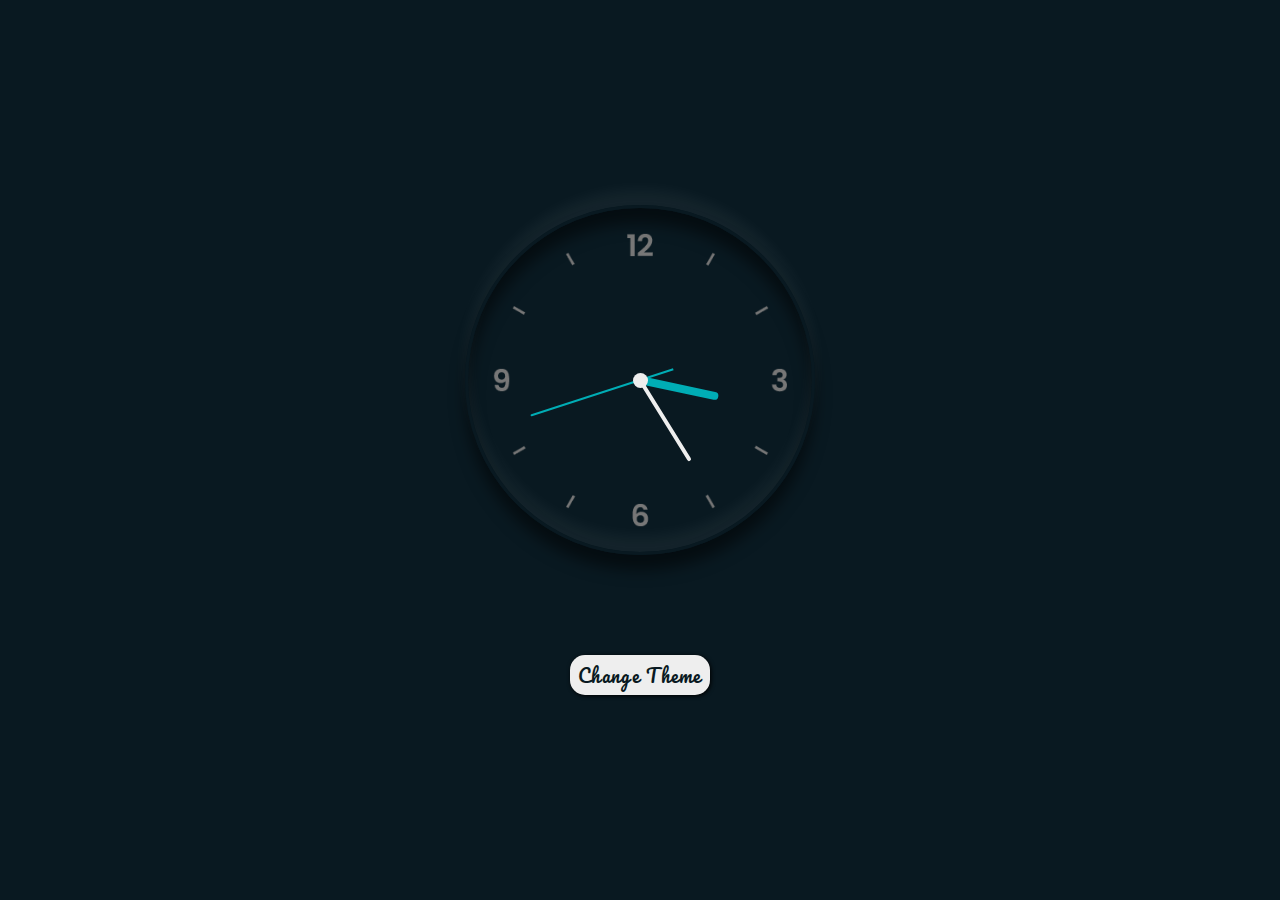
<file: Analog Clock/index.html>
<!DOCTYPE html>
<html lang="en">
<head>
    <meta charset="UTF-8">
    <meta http-equiv="X-UA-Compatible" content="IE=edge">
    <meta name="viewport" content="width=device-width, initial-scale=1.0">
    <link rel="stylesheet" href="./style.css">
    <script type="text/javascript" defer src="./script.js"></script>
    <title>Document</title>
</head>
<body>
    <!-- Main Container -->
    <div class="clock">
        <div class="hour">
            <div class="hr" id="hr"></div>
        </div>
        <div class="minute">
            <div class="min" id="min"></div>
        </div>
        <div class="second">
            <div class="sec" id="sec"></div>
        </div>
    </div>
    <div class="btn-container" id="btn">
        <button class="btn">Change Theme</button>
    </div>
</body>
</html>
</file>
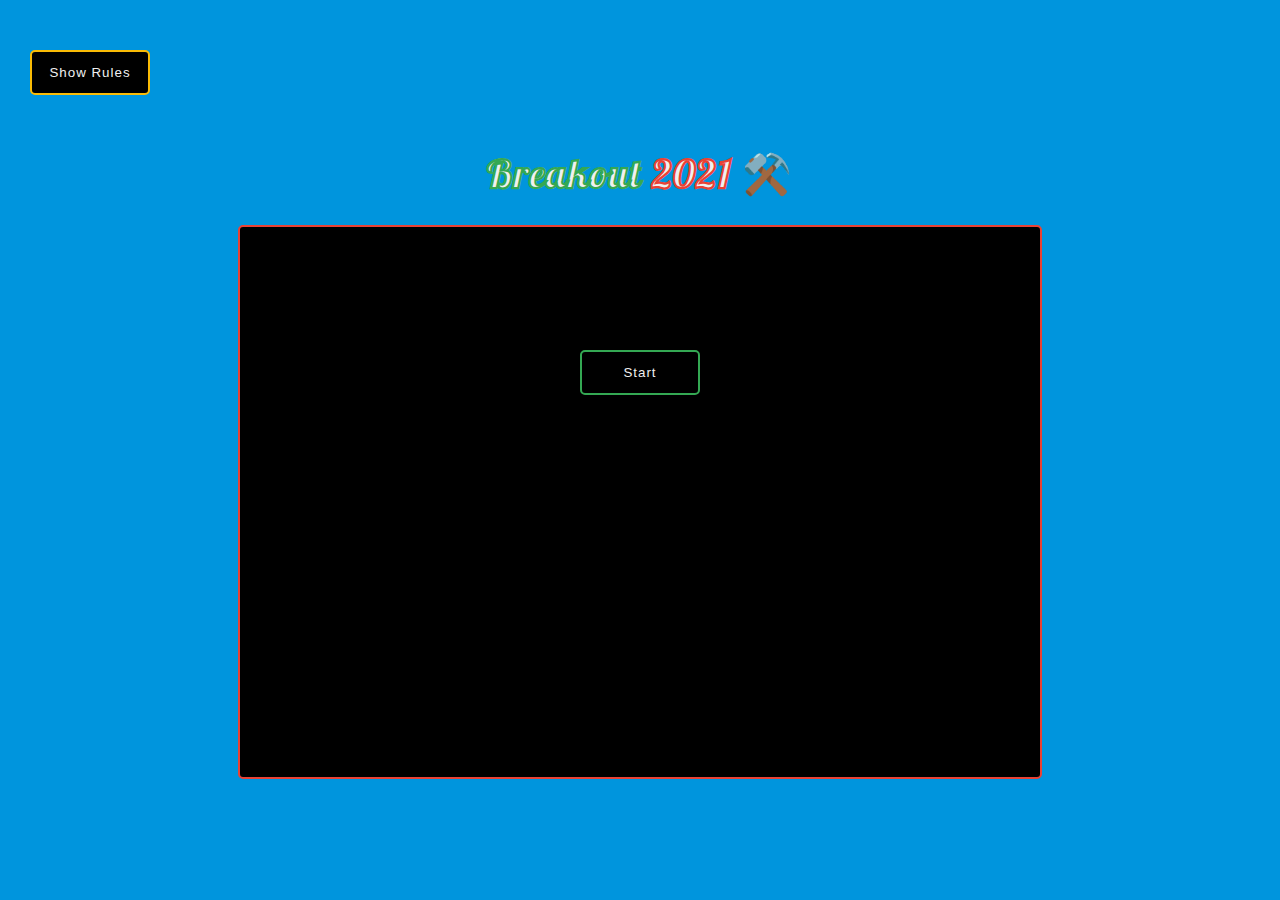
<file: Breakout 2021/index.html>
<!DOCTYPE html>
<html lang="en">
<head>
    <meta charset="UTF-8">
    <meta http-equiv="X-UA-Compatible" content="IE=edge">
    <meta name="viewport" content="width=device-width, initial-scale=1.0">
    <link rel="stylesheet" href="./style.css">
    <title>Breakout 2021</title>
</head>
<body>
    <h1>Breakout <span>2021 ⚒️</span></h1>
    <button id="rules-btn" class="btn rules-btn">Show Rules</button>
    <button id="start-btn" class="btn start-btn">Start</button>
    <div id="rules" class="rules">
        <h2>How <span>To</span> Play:</h2>
        <p>
            <span>1.</span> Hold Right and Left key to move the paddle to bounce the ball in any direction and Break the Blocks.
        </p>
        <p>
            <span>2.</span> If you miss the ball, your score and the blocks, all will reset.
        </p>
        <p>
            <span>3.</span> Hold Space bar to pause the game but remember directions will be random after releasing Space bar.
        </p>
        <button id="close-btn" class="btn close-btn">Close</button>
    </div>

    <canvas id="canvas" width="800" height="550"></canvas>
    
    <script src="./script.js"></script>
</body>
</html>
</file>
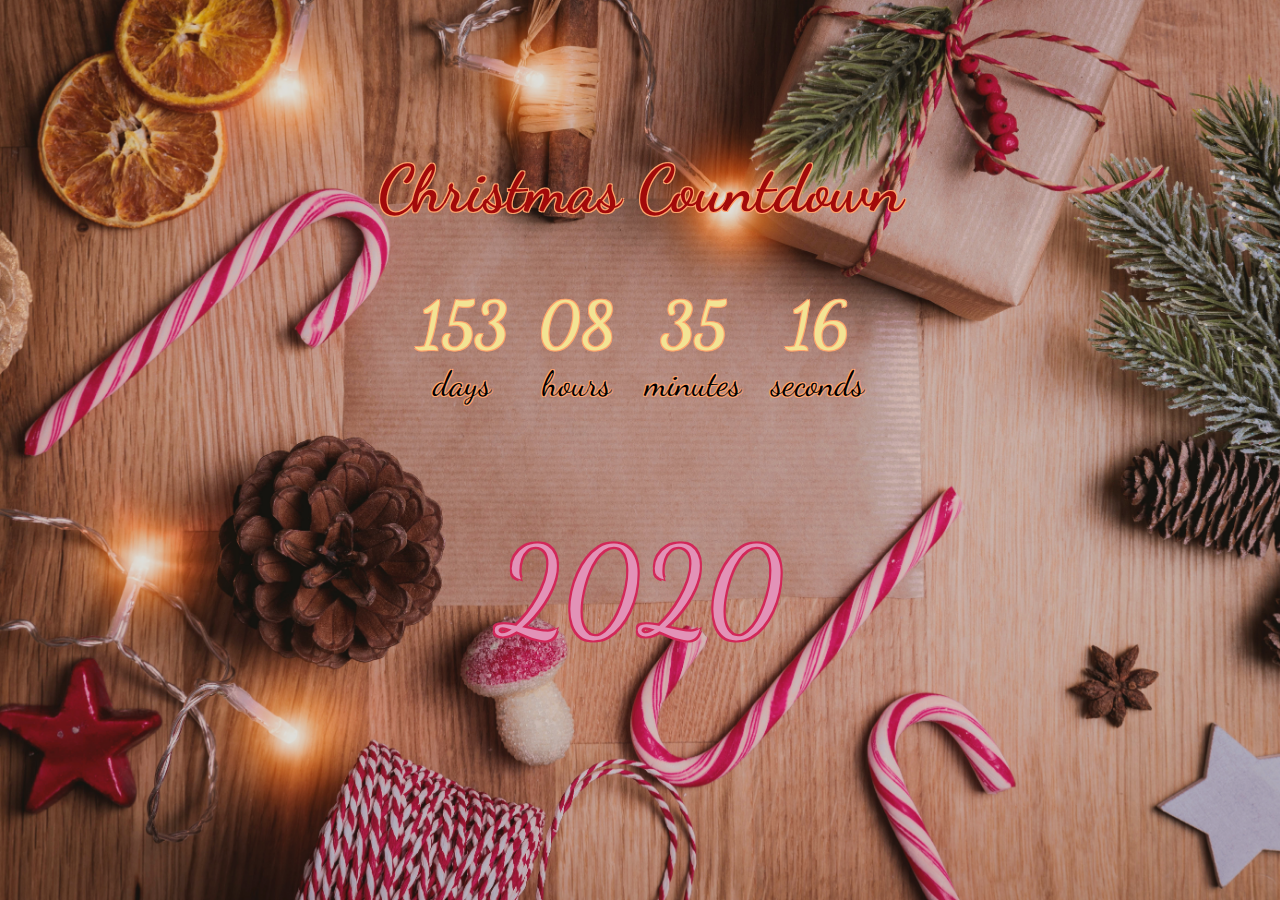
<file: Christmas Countdown/index.html>
<!DOCTYPE html>
<html lang="en">

<head>
    <meta charset="UTF-8" />
    <meta name="viewport" content="width=device-width, initial-scale=1.0" />
    <meta http-equiv="X-UA-Compatible" content="ie=edge" />
    <link rel="stylesheet" href="css/style.css" />
    <title>Christmas Countdown</title>
</head>

<body>
    <div id="year" class="year">2020</div>

    <h1>Christmas Countdown</h1>

    <div id="countdown" class="countdown">
        <div class="time">
            <h2 id="days">00</h2>
            <small>days</small>
        </div>
        <div class="time">
            <h2 id="hours">00</h2>
            <small>hours</small>
        </div>
        <div class="time">
            <h2 id="minutes">00</h2>
            <small>minutes</small>
        </div>
        <div class="time">
            <h2 id="seconds">00</h2>
            <small>seconds</small>
        </div>
    </div>
    <script src="script.js"></script>
</body>

</html>
</file>
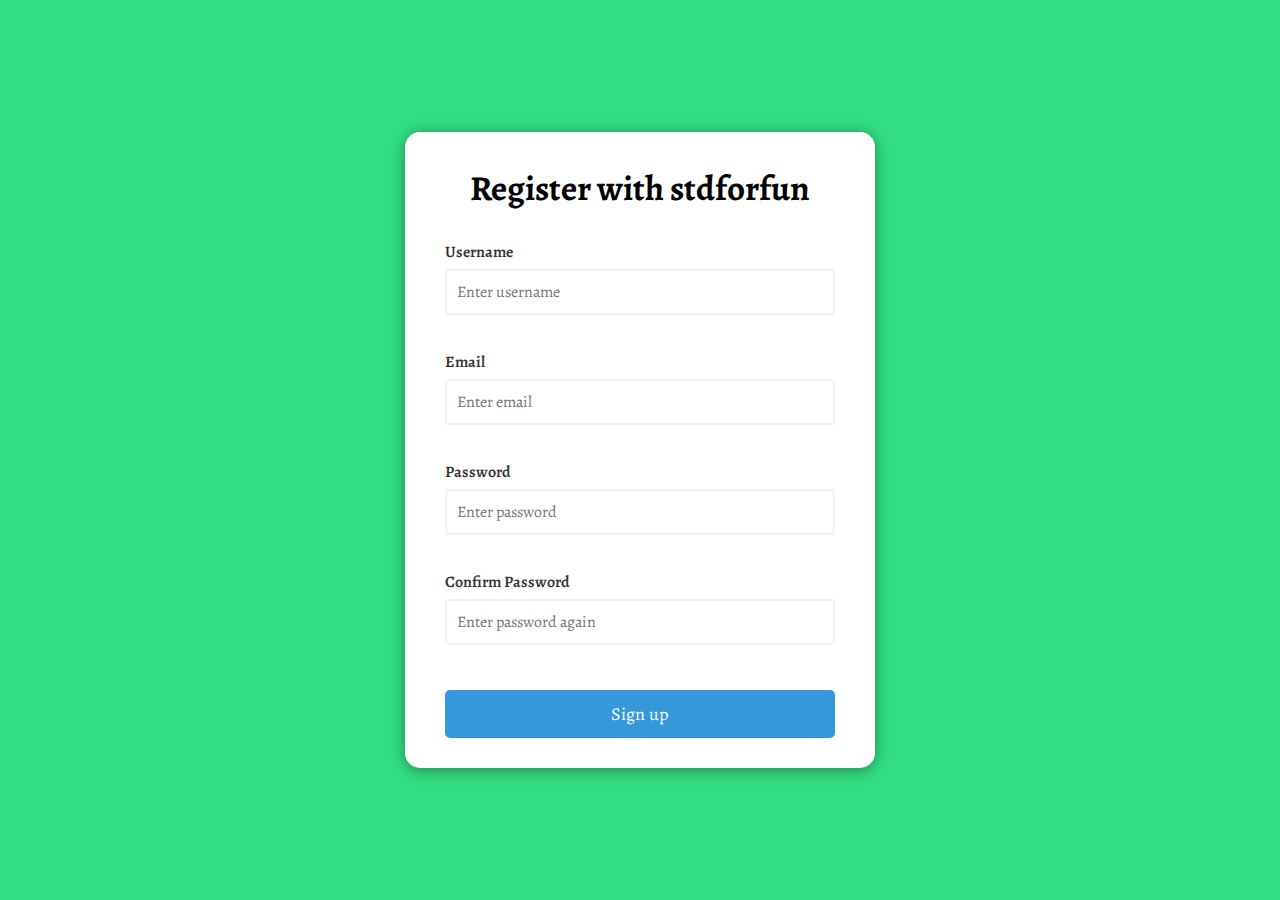
<file: Form Validator/index.html>
<!DOCTYPE html>
<html lang="en">

<head>
    <meta charset="UTF-8" />
    <meta name="viewport" content="width=device-width, initial-scale=1.0" />
    <meta http-equiv="X-UA-Compatible" content="ie=edge" />
    <link rel="stylesheet" href="style.css" />
    <title>Simple Form Validator</title>
</head>

<body>
    <!-- Main container -->
    <div class="container">
        <form id="form" class="form">
            <h2>Register with stdforfun</h2>
            <div class="formlabel">
                <label for="username">Username</label>
                <input type="text" id="username" placeholder="Enter username" />
                <span>Error message</span>
            </div>
            <div class="formlabel">
                <label for="email">Email</label>
                <input type="text" id="email" placeholder="Enter email" />
                <span>Error message</span>
            </div>
            <div class="formlabel">
                <label for="password">Password</label>
                <input type="password" id="password" placeholder="Enter password" />
                <span>Error message</span>
            </div>
            <div class="formlabel">
                <label for="password2">Confirm Password</label>
                <input type="password" id="password2" placeholder="Enter password again" />
                <span>Error message</span>
            </div>
            <button type="submit">Sign up</button>
        </form>
    </div>

    <script src="script.js"></script>
</body>

</html>
</file>
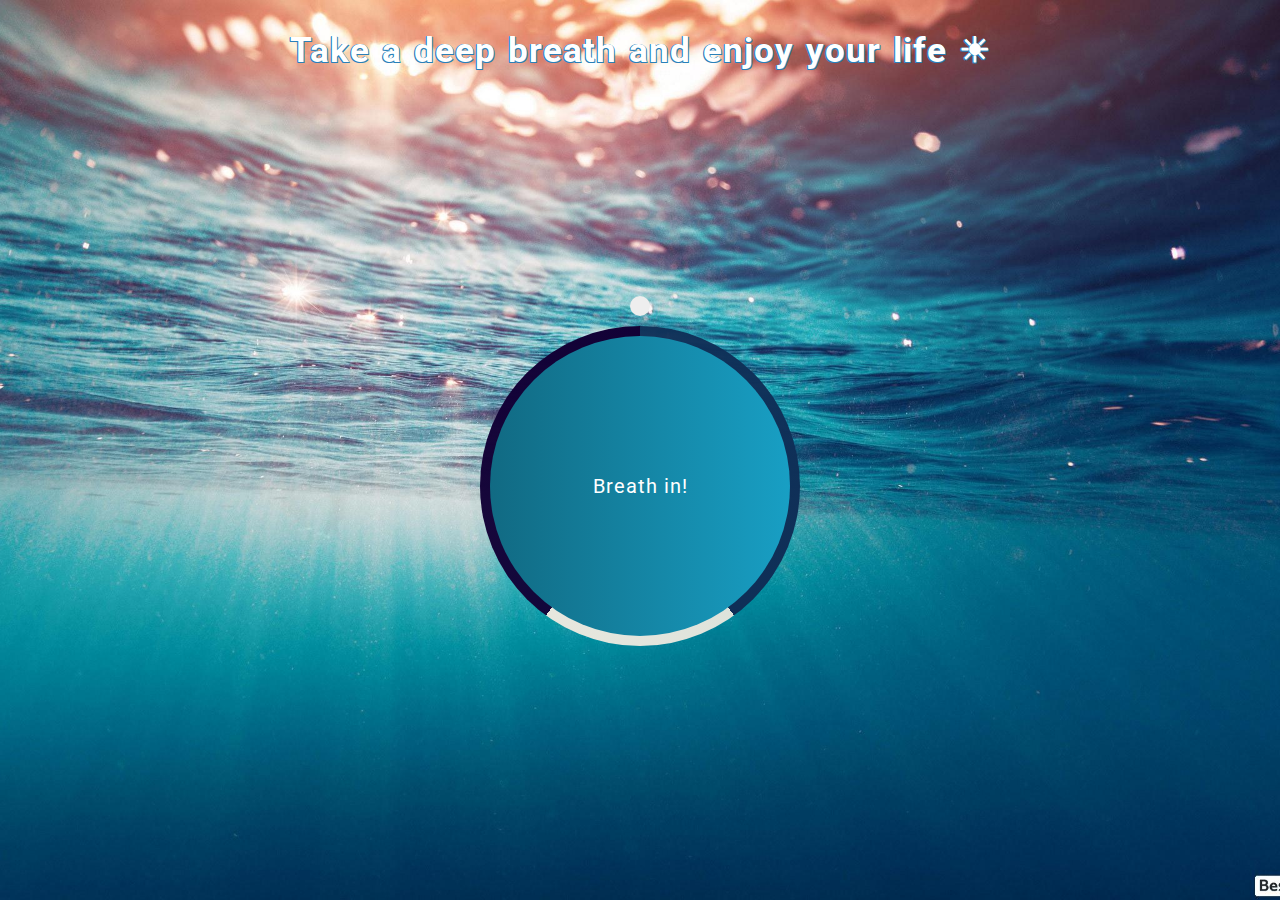
<file: Kumbhaka/index.html>
<!DOCTYPE html>
<html lang="en">

<head>
    <meta charset="UTF-8" />
    <meta name="viewport" content="width=device-width, initial-scale=1.0" />
    <meta http-equiv="X-UA-Compatible" content="ie=edge" />
    <link rel="stylesheet" href="css/style.css" />
    <title>Kumbhaka</title>
</head>

<body>
    <h1 class="heading">
        Take a deep breath and enjoy your life <span>☀</span>
    </h1>
    <div class="container" id="container">
        <div class="circle" id="circle"></div>
        <p class="heading2" id="text"></p>
        <div class="gradient-circle"></div>
        <div class="point-container">
            <span class="point"></span>
        </div>
    </div>
    <script src="script.js"></script>
</body>

</html>
</file>
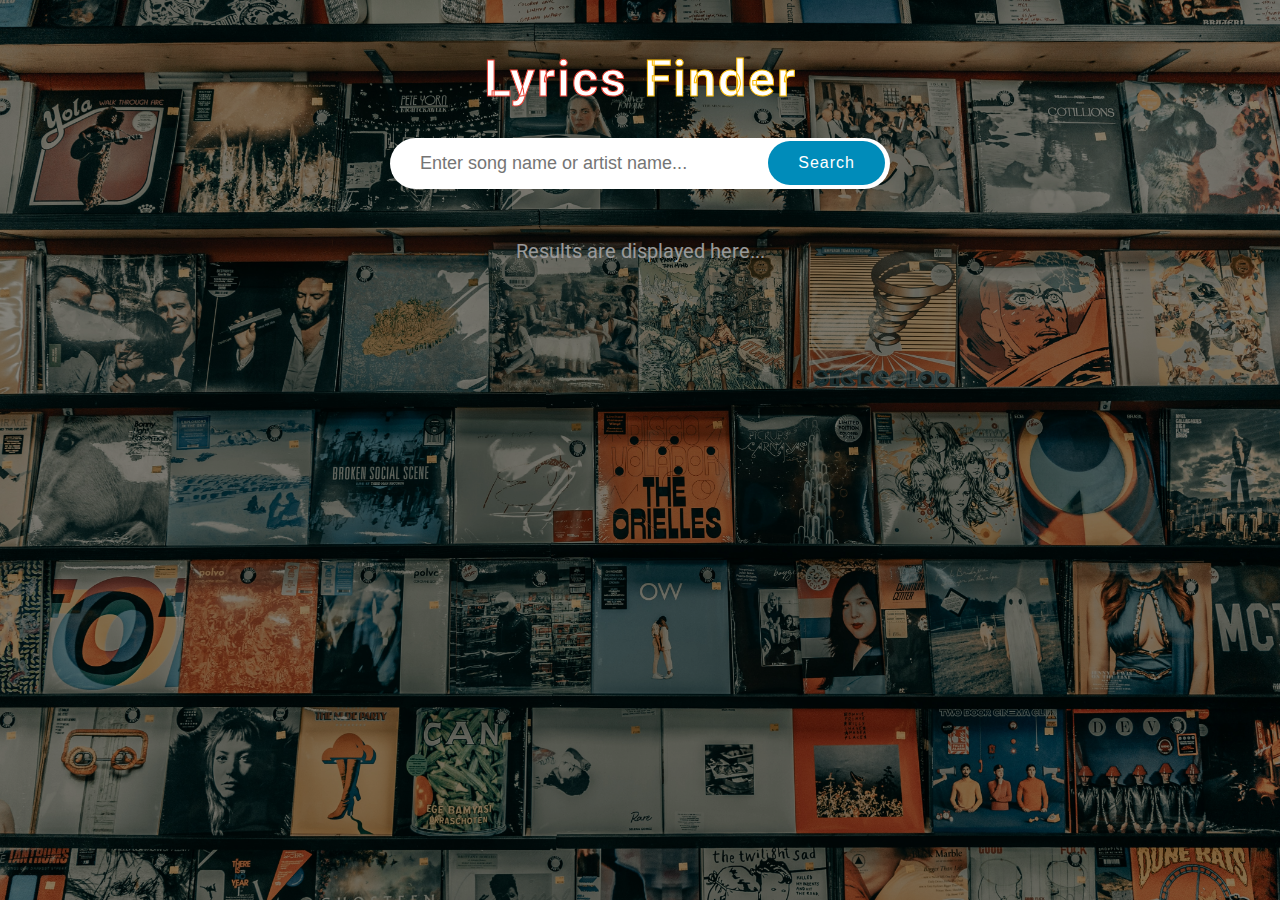
<file: Lyrics Finder/index.html>
<!DOCTYPE html>
<html lang="en">
<head>
    <meta charset="UTF-8">
    <meta http-equiv="X-UA-Compatible" content="IE=edge">
    <meta name="viewport" content="width=device-width, initial-scale=1.0">
    <link rel="stylesheet" href="./style.css">
    <title>Lyrics Finder</title>
</head>
<body>
    <div class="header">
        <h1>Lyrics <span>Finder</span></h1>
        <form id="form">
            <input type="text" id="search" placeholder="Enter song name or artist name...">
            <button>Search</button>
        </form>
    </div>
    <div class="container" id="result">
        <p>Results are displayed here...</p>
    </div>
    <div class="container centered" id="more"></div>
    <script src="./script.js"></script>
</body>
</html>
</file>
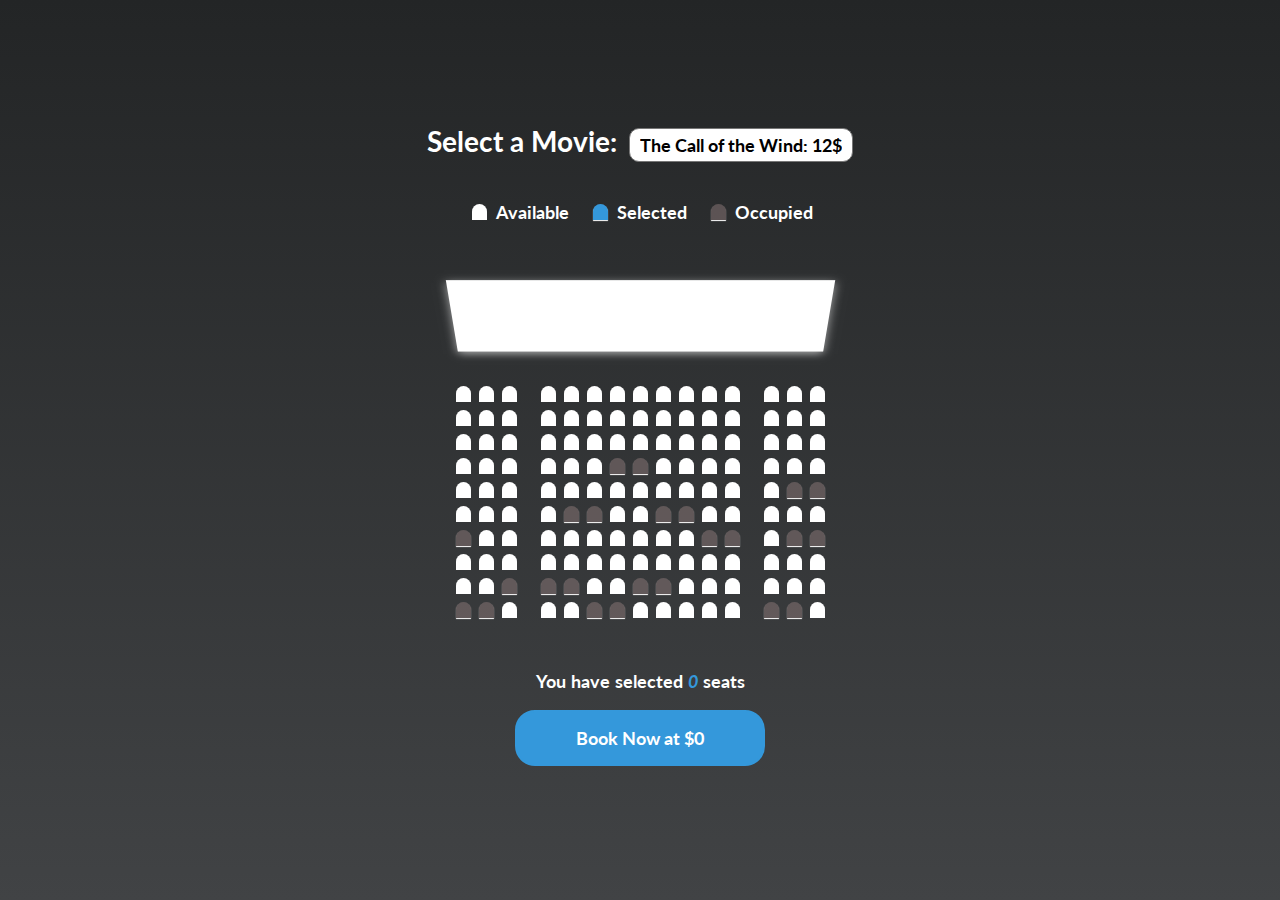
<file: Movie Booking/index.html>
<!DOCTYPE html>
<html lang="en">

<head>
    <meta charset="UTF-8" />
    <meta name="viewport" content="width=device-width, initial-scale=1.0" />
    <meta http-equiv="X-UA-Compatible" content="ie=edge" />
    <link rel="stylesheet" href="style.css" />
    <title>Movie Seat Booking</title>
</head>

<body>
    <div class="container">
        <label>Select a Movie: </label>
        <select id="movie">
        <option value="12">The Call of the Wind: 12$</option>
        <option value="10">Extraction: 10$</option>
        <option value="8">Bloodshot: 08$</option>
      </select>
    </div>
    <ul class="seatArrangement">
        <li>
            <div class="seat"></div>
            <small>Available</small>
        </li>
        <li>
            <div class="seat selected"></div>
            <small>Selected</small>
        </li>
        <li>
            <div class="seat occupied"></div>
            <small>Occupied</small>
        </li>
    </ul>
    <div class="container2">
        <div class="screen"></div>
        <div class="row">
            <div class="seat"></div>
            <div class="seat"></div>
            <div class="seat"></div>
            <div class="seat"></div>
            <div class="seat"></div>
            <div class="seat"></div>
            <div class="seat"></div>
            <div class="seat"></div>
            <div class="seat"></div>
            <div class="seat"></div>
            <div class="seat"></div>
            <div class="seat"></div>
            <div class="seat"></div>
            <div class="seat"></div>
            <div class="seat"></div>
        </div>
        <div class="row">
            <div class="seat"></div>
            <div class="seat"></div>
            <div class="seat"></div>
            <div class="seat"></div>
            <div class="seat"></div>
            <div class="seat"></div>
            <div class="seat"></div>
            <div class="seat"></div>
            <div class="seat"></div>
            <div class="seat"></div>
            <div class="seat"></div>
            <div class="seat"></div>
            <div class="seat"></div>
            <div class="seat"></div>
            <div class="seat"></div>
        </div>
        <div class="row">
            <div class="seat"></div>
            <div class="seat"></div>
            <div class="seat"></div>
            <div class="seat"></div>
            <div class="seat"></div>
            <div class="seat"></div>
            <div class="seat"></div>
            <div class="seat"></div>
            <div class="seat"></div>
            <div class="seat"></div>
            <div class="seat"></div>
            <div class="seat"></div>
            <div class="seat"></div>
            <div class="seat"></div>
            <div class="seat"></div>
        </div>
        <div class="row">
            <div class="seat"></div>
            <div class="seat"></div>
            <div class="seat"></div>
            <div class="seat"></div>
            <div class="seat"></div>
            <div class="seat"></div>
            <div class="seat occupied"></div>
            <div class="seat occupied"></div>
            <div class="seat"></div>
            <div class="seat"></div>
            <div class="seat"></div>
            <div class="seat"></div>
            <div class="seat"></div>
            <div class="seat"></div>
            <div class="seat"></div>
        </div>
        <div class="row">
            <div class="seat"></div>
            <div class="seat"></div>
            <div class="seat"></div>
            <div class="seat"></div>
            <div class="seat"></div>
            <div class="seat"></div>
            <div class="seat"></div>
            <div class="seat"></div>
            <div class="seat"></div>
            <div class="seat"></div>
            <div class="seat"></div>
            <div class="seat"></div>
            <div class="seat"></div>
            <div class="seat occupied"></div>
            <div class="seat occupied"></div>
        </div>
        <div class="row">
            <div class="seat"></div>
            <div class="seat"></div>
            <div class="seat"></div>
            <div class="seat"></div>
            <div class="seat occupied"></div>
            <div class="seat occupied"></div>
            <div class="seat"></div>
            <div class="seat"></div>
            <div class="seat occupied"></div>
            <div class="seat occupied"></div>
            <div class="seat"></div>
            <div class="seat"></div>
            <div class="seat"></div>
            <div class="seat"></div>
            <div class="seat"></div>
        </div>
        <div class="row">
            <div class="seat occupied"></div>
            <div class="seat"></div>
            <div class="seat"></div>
            <div class="seat"></div>
            <div class="seat"></div>
            <div class="seat"></div>
            <div class="seat"></div>
            <div class="seat"></div>
            <div class="seat"></div>
            <div class="seat"></div>
            <div class="seat occupied"></div>
            <div class="seat occupied"></div>
            <div class="seat"></div>
            <div class="seat occupied"></div>
            <div class="seat occupied"></div>
        </div>
        <div class="row">
            <div class="seat"></div>
            <div class="seat"></div>
            <div class="seat"></div>
            <div class="seat"></div>
            <div class="seat"></div>
            <div class="seat"></div>
            <div class="seat"></div>
            <div class="seat"></div>
            <div class="seat"></div>
            <div class="seat"></div>
            <div class="seat"></div>
            <div class="seat"></div>
            <div class="seat"></div>
            <div class="seat"></div>
            <div class="seat"></div>
        </div>
        <div class="row">
            <div class="seat"></div>
            <div class="seat"></div>
            <div class="seat occupied"></div>
            <div class="seat occupied"></div>
            <div class="seat occupied"></div>
            <div class="seat"></div>
            <div class="seat"></div>
            <div class="seat occupied"></div>
            <div class="seat occupied"></div>
            <div class="seat"></div>
            <div class="seat"></div>
            <div class="seat"></div>
            <div class="seat"></div>
            <div class="seat"></div>
            <div class="seat"></div>
        </div>
        <div class="row">
            <div class="seat occupied"></div>
            <div class="seat occupied"></div>
            <div class="seat"></div>
            <div class="seat"></div>
            <div class="seat"></div>
            <div class="seat occupied"></div>
            <div class="seat occupied"></div>
            <div class="seat"></div>
            <div class="seat"></div>
            <div class="seat"></div>
            <div class="seat"></div>
            <div class="seat"></div>
            <div class="seat occupied"></div>
            <div class="seat occupied"></div>
            <div class="seat"></div>
        </div>
    </div>
    <div class="details">
        <p class="text">You have selected <span id="count">0</span> seats</p>
    </div>
    <button type="submit">Book Now at $<span id="total">0</span></button>
    <script src="script.js"></script>
</body>

</html>
</file>
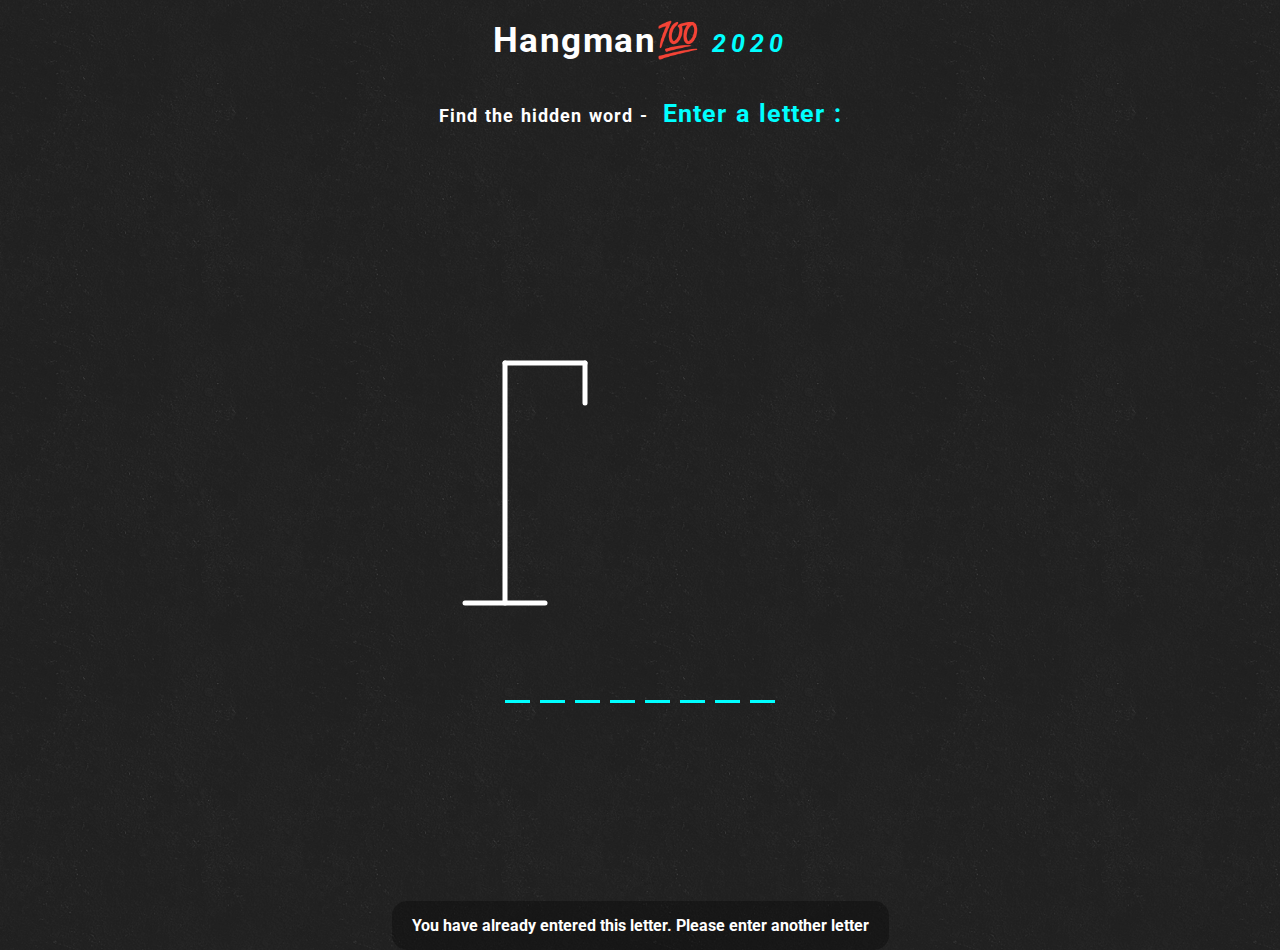
<file: New Hangman game (2020)/index.html>
<!DOCTYPE html>
<html lang="en">
  <head>
    <meta charset="UTF-8" />
    <meta name="viewport" content="width=device-width, initial-scale=1.0" />
    <meta http-equiv="X-UA-Compatible" content="ie=edge" />
    <link rel="stylesheet" href="css/style.css" />
    <title>New Hangman Game</title>
  </head>

  <body>
    <h1>
      Hangman💯<span><i>2020</i></span>
    </h1>
    <p class="paragraph">Find the hidden word -<span>Enter a letter :</span></p>
    <div class="container">
      <svg height="260" width="200" class="figure-container">
        <line x1="60" y1="10" x2="140" y2="10" />
        <line x1="140" y1="10" x2="140" y2="50" />
        <line x1="60" y1="10" x2="60" y2="250" />
        <line x1="20" y1="250" x2="100" y2="250" />

        <circle cx="140" cy="70" r="20" class="figure-part" />

        <line x1="140" y1="90" x2="140" y2="150" class="figure-part" />

        <line x1="140" y1="120" x2="120" y2="100" class="figure-part" />
        <line x1="140" y1="120" x2="160" y2="100" class="figure-part" />

        <line x1="140" y1="150" x2="120" y2="180" class="figure-part" />
        <line x1="140" y1="150" x2="160" y2="180" class="figure-part" />
      </svg>

      <div class="wrong-letters">
        <div id="wrong-letters"></div>
      </div>

      <div class="word" id="word"></div>
    </div>

    <div class="popup-container" id="popup-container">
      <div class="popup">
        <h2 id="final-message"></h2>
        <button id="play-button">Play Again</button>
      </div>
    </div>

    <div class="notification-container" id="notification-container">
      <p>You have already entered this letter. Please enter another letter</p>
    </div>

    <script src="script.js"></script>
  </body>
</html>
</file>
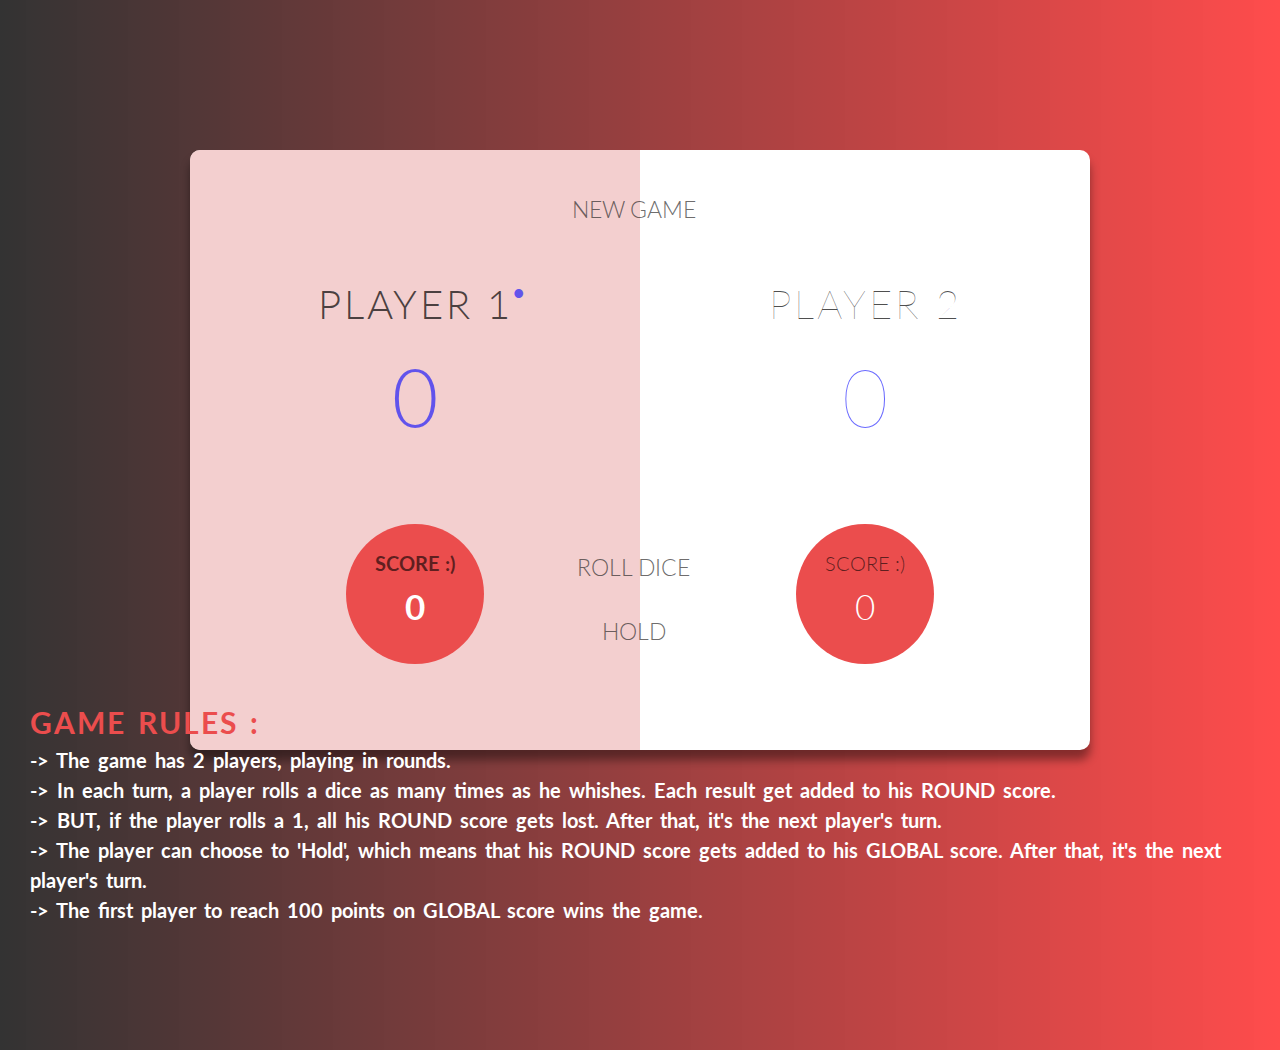
<file: PIG Dice Game/index.html>
<!DOCTYPE html>
<html lang="en">
    <head>
        <meta charset="UTF-8">
        <!-- google fonts -->
        <link href="https://fonts.googleapis.com/css?family=Lato:100,300,600" rel="stylesheet" type="text/css">
        <link href="https://fonts.googleapis.com/css?family=Chilanka&display=swap" rel="stylesheet">
        <!-- icons and style sheet -->
        <link href="style.css" type="text/css" rel="stylesheet">
        <link href="http://code.ionicframework.com/ionicons/2.0.1/css/ionicons.min.css" rel="stylesheet" type="text/css">       
        <title>Dice Game</title>
    </head>
    <body>
        <div class="wrapper clearfix">

            <div class="player-0-panel active">
                <div class="player-name" id="name-0">Player 1</div>
                <div class="player-score" id="score-0">40</div>
                <div class="player-current-box">
                    <div class="player-current-label">Score :)</div>
                    <div class="player-current-score" id="current-0">10</div>
                </div>
            </div>
            
            <div class="player-1-panel">
                <div class="player-name" id="name-1">Player 2</div>
                <div class="player-score" id="score-1">70</div>
                <div class="player-current-box">
                    <div class="player-current-label">Score :)</div>
                    <div class="player-current-score" id="current-1">30</div>
                </div>

            </div>            
            <button class="btn-new"><i class="ion-ios-plus-outline"></i>New game</button>
            <button class="btn-roll"><i class="ion-ios-loop"></i>Roll dice</button>
            <button class="btn-hold"><i class="ion-ios-download-outline"></i>Hold</button>            
            <img src="dice-5.png" alt="Dice" class="dice">
            
        </div>  
        <section class="rules">
            <h1>GAME RULES :</h1>
            ->  The game has 2 players, playing in rounds.<br>
            ->  In each turn, a player rolls a dice as many times as he whishes. Each result get added to his ROUND score.<br>
            ->  BUT, if the player rolls a 1, all his ROUND score gets lost. After that, it's the next player's turn.<br>
            ->  The player can choose to 'Hold', which means that his ROUND score gets added to his GLOBAL score. After that, it's the next player's turn.<br>
            ->  The first player to reach 100 points on GLOBAL score wins the game.
        </section>    
        <script src="javascript.js"></script>
    </body>
</html>
</file>
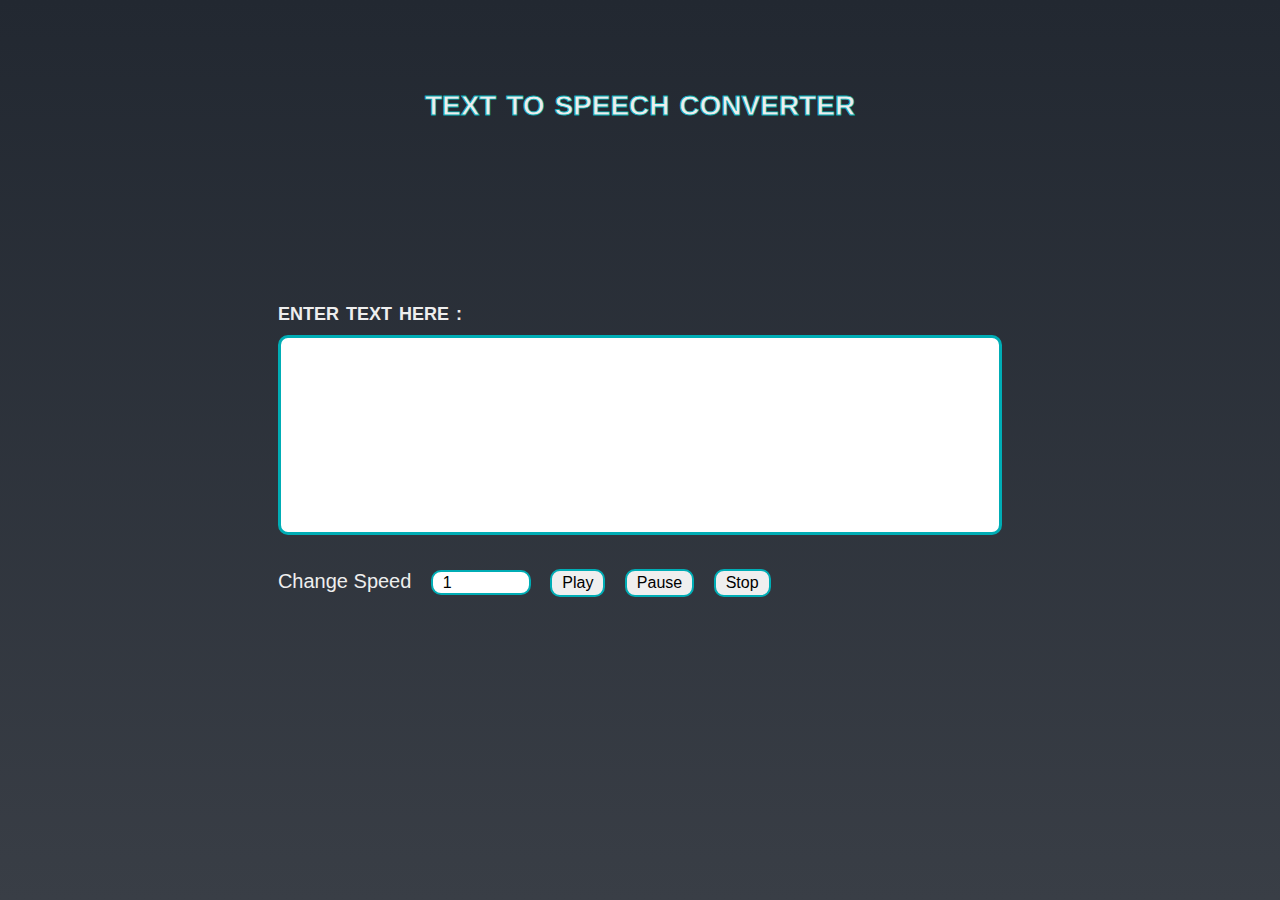
<file: Simple Tex To Speech Converter/index.html>
<!DOCTYPE html>
<html lang="en">
<head>
    <meta charset="UTF-8">
    <meta http-equiv="X-UA-Compatible" content="IE=edge">
    <meta name="viewport" content="width=device-width, initial-scale=1.0">
    <title>Text To Speech</title>
    <link rel="stylesheet" href="./style.css">
    <script type="text/javascript" src="./script.js" defer></script>
</head>
<body>
    <h1 class="heading">Text To Speech Converter</h1>
    <div class="container">
    <h2>Enter Text Here :</h2>
    <textarea class="textarea" id="textarea"></textarea>
    <label for="speed" id="change_speed">Change Speed</label>
    <input type="number" name="speed" id="speed" min=".5" max="3" step=".5" value="1">
    <button id="play">Play</button>
    <button id="pause">Pause</button>
    <button id="stop">Stop</button>
    </div>
</body>
</html>
</file>
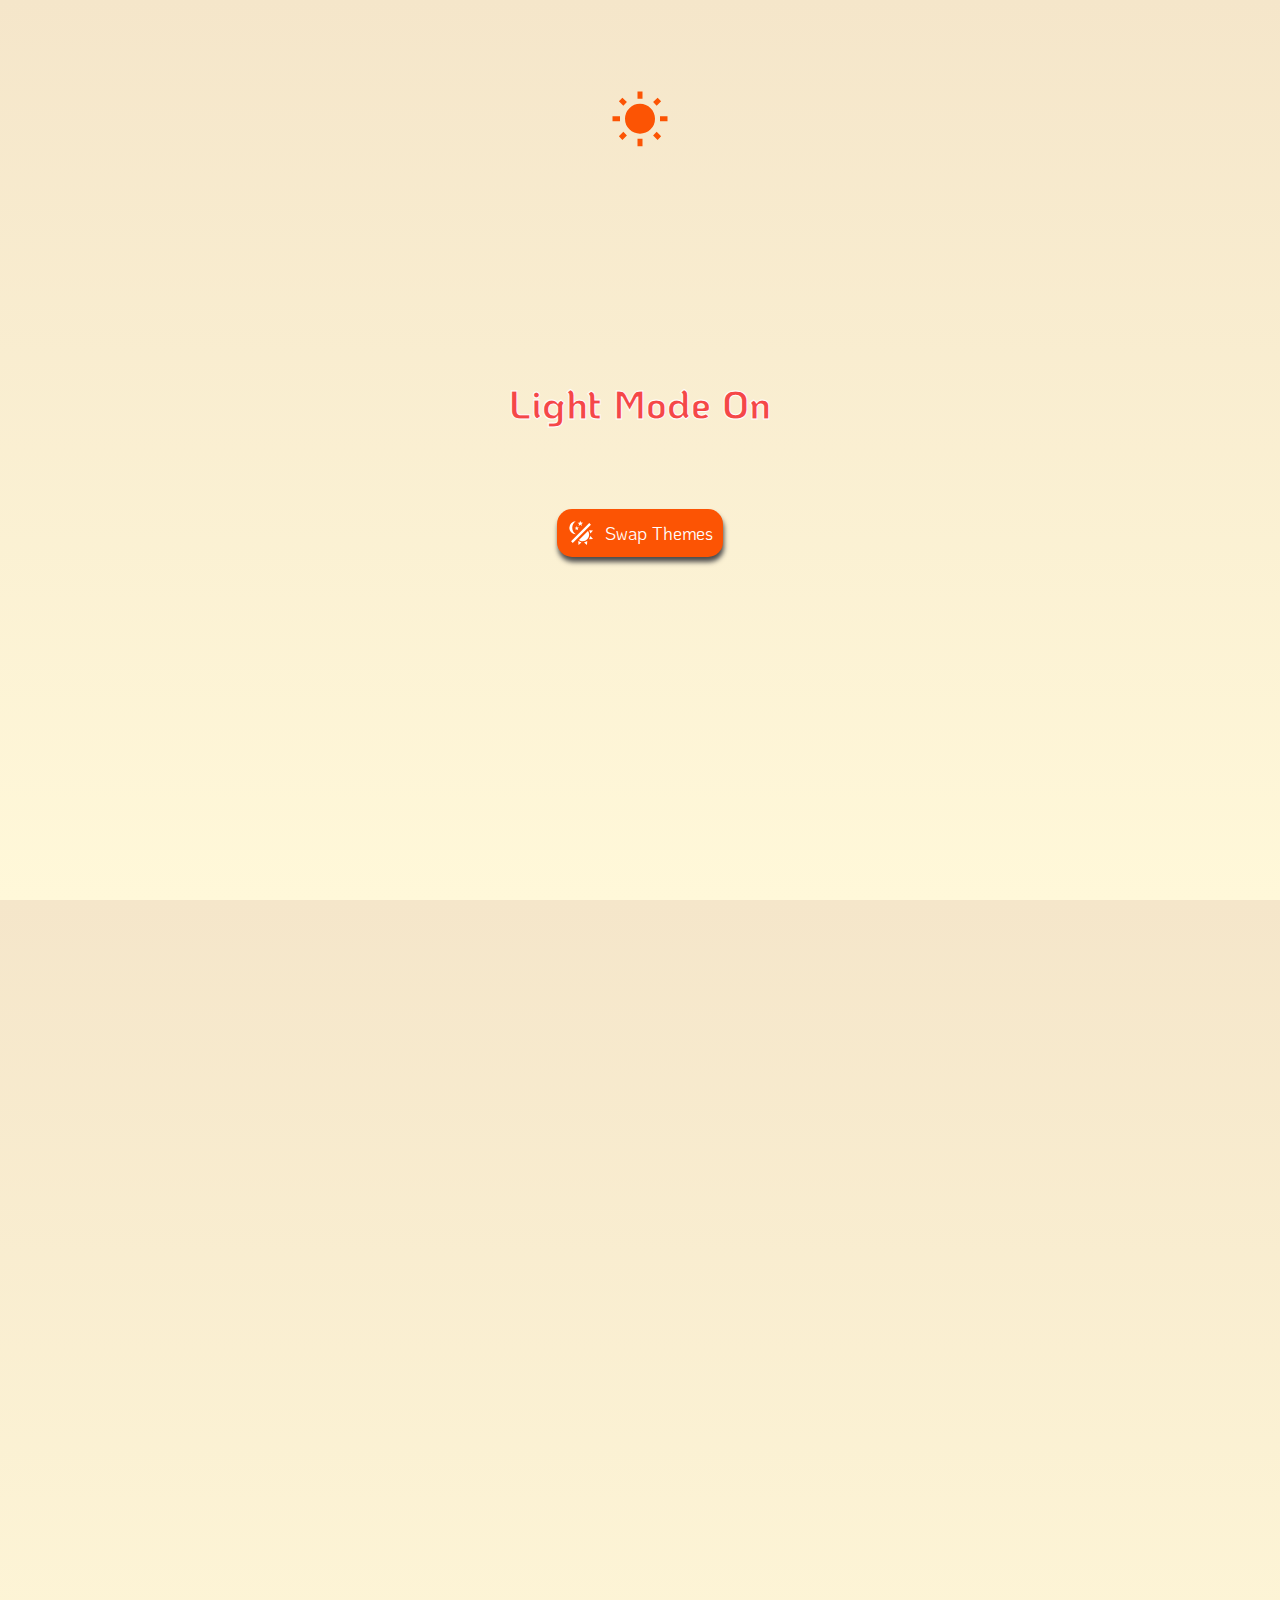
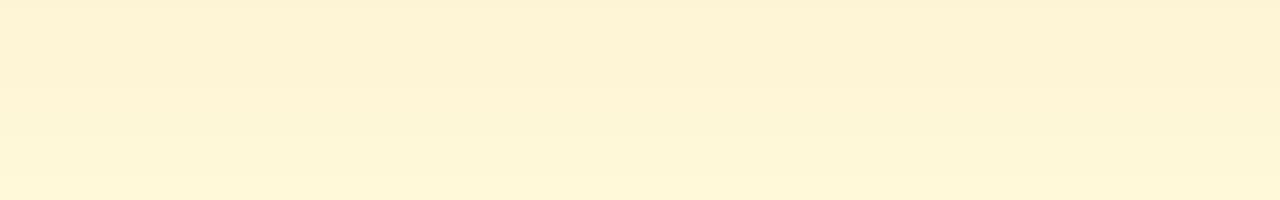
<file: Toggle Theme/index.html>
<!DOCTYPE html>
<html lang="en">
  <head>
    <meta charset="UTF-8" />
    <meta http-equiv="X-UA-Compatible" content="IE=edge" />
    <meta name="viewport" content="width=device-width, initial-scale=1.0" />
    <link rel="stylesheet" href="./style.css" />
    <title>Toogle Theme</title>
  </head>
  <body>
    <h2 class="heading">Light Mode On</h2>
    <button class="btn">
      <svg class="mix" style="width: 28px; height: 28px" viewBox="0 0 24 24">
        <path
          d="M7.5,2C5.71,3.15 4.5,5.18 4.5,7.5C4.5,9.82 5.71,11.85 7.53,13C4.46,13 2,10.54 2,7.5A5.5,5.5 0 0,1 7.5,2M19.07,3.5L20.5,4.93L4.93,20.5L3.5,19.07L19.07,3.5M12.89,5.93L11.41,5L9.97,6L10.39,4.3L9,3.24L10.75,3.12L11.33,1.47L12,3.1L13.73,3.13L12.38,4.26L12.89,5.93M9.59,9.54L8.43,8.81L7.31,9.59L7.65,8.27L6.56,7.44L7.92,7.35L8.37,6.06L8.88,7.33L10.24,7.36L9.19,8.23L9.59,9.54M19,13.5A5.5,5.5 0 0,1 13.5,19C12.28,19 11.15,18.6 10.24,17.93L17.93,10.24C18.6,11.15 19,12.28 19,13.5M14.6,20.08L17.37,18.93L17.13,22.28L14.6,20.08M18.93,17.38L20.08,14.61L22.28,17.15L18.93,17.38M20.08,12.42L18.94,9.64L22.28,9.88L20.08,12.42M9.63,18.93L12.4,20.08L9.87,22.27L9.63,18.93Z"
        />
      </svg>
      Swap Themes
    </button>
    <div class="container">
      <svg class="sun" style="width: 60px; height: 60px" viewBox="0 0 24 24">
        <path
          d="M3.55,18.54L4.96,19.95L6.76,18.16L5.34,16.74M11,22.45C11.32,22.45 13,22.45 13,22.45V19.5H11M12,5.5A6,6 0 0,0 6,11.5A6,6 0 0,0 12,17.5A6,6 0 0,0 18,11.5C18,8.18 15.31,5.5 12,5.5M20,12.5H23V10.5H20M17.24,18.16L19.04,19.95L20.45,18.54L18.66,16.74M20.45,4.46L19.04,3.05L17.24,4.84L18.66,6.26M13,0.55H11V3.5H13M4,10.5H1V12.5H4M6.76,4.84L4.96,3.05L3.55,4.46L5.34,6.26L6.76,4.84Z"
        />
      </svg>
      <svg class="moon" style="width: 60px; height: 60px" viewBox="0 0 24 24">
        <path
          d="M17.75,4.09L15.22,6.03L16.13,9.09L13.5,7.28L10.87,9.09L11.78,6.03L9.25,4.09L12.44,4L13.5,1L14.56,4L17.75,4.09M21.25,11L19.61,12.25L20.2,14.23L18.5,13.06L16.8,14.23L17.39,12.25L15.75,11L17.81,10.95L18.5,9L19.19,10.95L21.25,11M18.97,15.95C19.8,15.87 20.69,17.05 20.16,17.8C19.84,18.25 19.5,18.67 19.08,19.07C15.17,23 8.84,23 4.94,19.07C1.03,15.17 1.03,8.83 4.94,4.93C5.34,4.53 5.76,4.17 6.21,3.85C6.96,3.32 8.14,4.21 8.06,5.04C7.79,7.9 8.75,10.87 10.95,13.06C13.14,15.26 16.1,16.22 18.97,15.95M17.33,17.97C14.5,17.81 11.7,16.64 9.53,14.5C7.36,12.31 6.2,9.5 6.04,6.68C3.23,9.82 3.34,14.64 6.35,17.66C9.37,20.67 14.19,20.78 17.33,17.97Z"
        />
      </svg>
    </div>
    <script src="./main.js"></script>
  </body>
</html>
</file>
<file: Analog Clock/style.css>
@import url("https://fonts.googleapis.com/css2?family=Dancing+Script:wght@700&family=Pacifico&display=swap");
* {
  margin: 0;
  padding: 0;
  box-sizing: border-box;
}

body {
  --bg-color: #091921;
  --shadow1: rgba(255, 255, 255, 0.05);
  --shadow2: rgba(0, 0, 0, 0.5);
  --clock-bg-color: #eeeeee;
  --hr-hand-color: #00adb5;
  --min-hand-color: #eeeeee;
  --sec-hand-color: #00adb5;
  display: flex;
  justify-content: center;
  align-items: center;
  flex-direction: column;
  min-height: 100vh;
  background-color: var(--bg-color);
}

body.light {
  --bg-color: #e1f4f3;
  --shadow1: rgba(255, 255, 255, 0.05);
  --shadow2: rgba(0, 0, 0, 0.2);
  --clock-bg-color: #706c61;
  --hr-hand-color: #393e46;
  --min-hand-color: #706c61;
  --sec-hand-color: #393e46;
}

body.halloween {
  --bg-color: #321f28;
  --shadow1: rgba(255, 255, 255, 0.05);
  --shadow2: rgba(0, 0, 0, 0.2);
  --clock-bg-color: #e79e4f;
  --hr-hand-color: #734046;
  --min-hand-color: #e79e4f;
  --sec-hand-color: #734046;
}

body.christmas {
  --bg-color: #a20a0a;
  --shadow1: rgba(255, 255, 255, 0.05);
  --shadow2: rgba(0, 0, 0, 0.2);
  --clock-bg-color: #ffa36c;
  --hr-hand-color: #f6eec9;
  --min-hand-color: #ffa36c;
  --sec-hand-color: #f6eec9;
}

body.winter {
  --bg-color: #293b5f;
  --shadow1: rgba(255, 255, 255, 0.05);
  --shadow2: rgba(0, 0, 0, 0.2);
  --clock-bg-color: #1687a7;
  --hr-hand-color: #d3e0ea;
  --min-hand-color: #1687a7;
  --sec-hand-color: #d3e0ea;
}

body.summer {
  --bg-color: #e23c09;
  --shadow1: rgba(255, 255, 255, 0.05);
  --shadow2: rgba(0, 0, 0, 0.2);
  --clock-bg-color: #b6eb7a;
  --hr-hand-color: #f7f7ee;
  --min-hand-color: #b6eb7a;
  --sec-hand-color: #f7f7ee;
}

.clock {
  width: 350px;
  height: 350px;
  display: flex;
  justify-content: center;
  align-items: center;
  background-image: url(./clock.png);
  background-size: cover;
  border: 3px solid var(--bg-color);
  border-radius: 50%;
  box-shadow: 0 -15px 15px var(--shadow1), inset 0 -15px 15px var(--shadow1),
    0 15px 15px var(--shadow2), inset 0 15px 15px var(--shadow2);
}

.clock:before {
  content: "";
  position: absolute;
  width: 15px;
  height: 15px;
  background: var(--clock-bg-color);
  border-radius: 50%;
  z-index: 10;
}

.hour,
.minute,
.second {
  position: absolute;
}

.hour,
.hr {
  width: 160px;
  height: 160px;
}

.minute,
.min {
  width: 190px;
  height: 190px;
}

.second,
.sec {
  width: 230px;
  height: 230px;
}

.hr,
.min,
.sec {
  display: flex;
  justify-content: center;
  position: center;
  border-radius: 50%;
}

.hr:before {
  content: "";
  position: absolute;
  width: 8px;
  height: 80px;
  background: var(--hr-hand-color);
  z-index: 5;
  border-radius: 6px 6px 0 0;
}

.min:before {
  content: "";
  position: absolute;
  width: 4px;
  height: 90px;
  background: var(--min-hand-color);
  z-index: 6;
  border-radius: 6px 6px 0 0;
}

.sec:before {
  content: "";
  position: absolute;
  width: 2px;
  height: 150px;
  background: var(--sec-hand-color);
  z-index: 8;
  border-radius: 6px 6px 0 0;
}

.btn-container {
  margin-top: 100px;
  height: 40px;
  width: 140px;
}

.btn {
  width: 100%;
  height: 100%;
  font-size: 18px;
  font-family: "Pacifico", cursive;
  letter-spacing: 1.3px;
  border-radius: 15px;
  outline: none;
  border: none;
  box-shadow: 1px 1px 4px #000;
  color: var(--bg-color);
  background-color: var(--min-hand-color);
  transition: transform 0.3s;
}

.btn:hover {
  cursor: pointer;
  transform: scale(1.1);
  box-shadow: 2px 2px 6px #000;
}

.btn:active {
  cursor: pointer;
  transform: scale(1);
  box-shadow: 1px 1px 8px #000;
}
</file>
<file: Breakout 2021/style.css>
@import url('https://fonts.googleapis.com/css2?family=Lobster&display=swap');
@import url('https://fonts.googleapis.com/css2?family=Roboto&display=swap');
*{
    box-sizing: border-box;
}

/* Variables */
:root{
    --bg: rgb(0, 149, 221);
    --primary: #f0f0f0;
    --secondary: #000;
    --main1: rgb(233, 66, 53);
    --main2: rgb(250, 187, 5);
    --main3: rgb(52, 168, 83);
}

body{
    background-color: var(--bg);
    color: var(--primary);
    display: flex;
    flex-direction: column;
    align-items: center;
    justify-content: center;
    font-family: 'Roboto', sans-serif;
    min-height: 100vh;
    margin: 0;
    padding: 0;
}

h1{
    font-size: 40px;
    font-family: 'Lobster', cursive;
    letter-spacing: 1px;
    -webkit-text-stroke: 1px var(--main3);
}

h1 span{
    -webkit-text-stroke: 1px var(--main1);
}

h2{
    font-size: 30px;
    color: var(--primary);
    -webkit-text-stroke: 1px var(--main1);
}

h2 span{
    -webkit-text-stroke: 1px var(--main3);
}

p span{
    color: var(--primary);
    -webkit-text-stroke: 1px var(--main2);
}

.btn {
    background-color: var(--secondary);
    color: var(--primary);
    height: 45px;
    width: 120px;
    letter-spacing: 1px;
    position: absolute;
    outline: none;
    border: none;
    border-radius: 5px;
    -webkit-border-radius: 5px;
    -moz-border-radius: 5px;
    -ms-border-radius: 5px;
    -o-border-radius: 5px;
}

.btn:hover{
    transform: scale(1.08);
    -webkit-transform: scale(1.08);
    -moz-transform: scale(1.08);
    -ms-transform: scale(1.08);
    -o-transform: scale(1.08);
    transition: transform .1s ease-in-out;
    -webkit-transition: transform .1s ease-in-out;
    -moz-transition: transform .1s ease-in-out;
    -ms-transition: transform .1s ease-in-out;
    -o-transition: transform .1s ease-in-out;
}

.btn:active{
    transform: scale(.98);
    -webkit-transform: scale(.98);
    -moz-transform: scale(.98);
    -ms-transform: scale(.98);
    -o-transform: scale(.98);
}

.rules-btn{
    top: 50px;
    left: 30px;
    border: 2px solid var(--main2);
}

.start-btn{
    top: 350px;
    border: 2px solid var(--main3);
}

.start-btn.hide{
    visibility: hidden;
}

.rules{
    position: absolute;
    top: 0;
    left: 0;
    background: var(--primary);
    opacity: .95;
    color: var(--secondary);
    font-weight: 600;
    min-height: 100vh;
    width: 350px;
    padding: 30px;
    line-height: 1.5;
    transform: translateX(-350px);
    -webkit-transform: translateX(-350px);
    -moz-transform: translateX(-350px);
    -ms-transform: translateX(-350px);
    -o-transform: translateX(-350px);
    transition: transform .5s ease-in-out;
    -webkit-transition: transform .5s ease-in-out;
    -moz-transition: transform .5s ease-in-out;
    -ms-transition: transform .5s ease-in-out;
    -o-transition: transform .5s ease-in-out;
    border: 2px solid var(--main1);
    border-top-right-radius: 5px;
    border-bottom-right-radius: 5px;
}

/* for Javascript */
.rules.show{
    transform: translateX(0);
    -webkit-transform: translateX(0);
    -moz-transform: translateX(0);
    -ms-transform: translateX(0);
    -o-transform: translateX(0);
}

.close-btn{
    top: 400px;
    left: 30px;
    border: 2px solid var(--main3);
}

canvas{
    background-color: var(--secondary);
    display: block;
    border-radius: 5px;
    -webkit-border-radius: 5px;
    -moz-border-radius: 5px;
    -ms-border-radius: 5px;
    -o-border-radius: 5px;
    border: 2px solid var(--main1);
}
</file>
<file: Christmas Countdown/css/style.css>
@import url('https://fonts.googleapis.com/css2?family=Dancing+Script:wght@700&display=swap');
* {
    box-sizing: border-box;
    font-family: 'Dancing Script', cursive;
}

body * {
    z-index: 1;
}

body {
    background: url('../images/Christmas\ background.jpg') no-repeat center center/cover;
    color: #fff;
    min-height: 100vh;
    display: flex;
    flex-direction: column;
    align-items: center;
    margin: 0;
    overflow: hidden;
}

body::after {
    content: '';
    position: absolute;
    top: 0;
    left: 0;
    width: 100%;
    height: 100%;
    background-color: rgba(0, 0, 0, 0.1);
}

.year {
    color: #fca3cc;
    font-size: 120px;
    position: absolute;
    top: 520px;
    text-shadow: -2px -2px 0 #ea2c62, 2px -2px 0 #ea2c62, -2px 2px 0 #ea2c62, 2px 2px 0 #ea2c62;
    z-index: -1;
}

h1 {
    font-size: 65px;
    color: #a20a0a;
    text-shadow: -1px -1px 0 #ffa36c, 1px -1px 0 #ffa36c, -1px 1px 0 #ffa36c, 1px 1px 0 #ffa36c;
    margin-top: 150px;
}

.countdown {
    display: flex;
    font-size: 42px;
}

.time {
    display: flex;
    flex-direction: column;
    align-items: center;
    justify-content: center;
    margin: 15px;
    color: #000;
    text-shadow: -1px -1px 0 #ffa36c, 1px -1px 0 #ffa36c, -1px 1px 0 #ffa36c, 1px 1px 0 #ffa36c;
}

.time h2 {
    margin: 0;
    color: #f2e394;
}

@media (max-width: 500px) {
    h1 {
        font-size: 50px;
        margin-top: 200px;
    }
    .time {
        margin: 10px;
    }
    .time h2 {
        margin: 0px;
    }
    .time small {
        font-size: 30px;
    }
}
</file>
<file: Form Validator/style.css>
@import url('https://fonts.googleapis.com/css2?family=Alegreya&display=swap');

/* Variables */

:root {
    --valid-color: #2ecc71;
    --invalid-color: #e74c3c;
}


/* To manage width  */

* {
    box-sizing: border-box;
    font-family: 'Alegreya', serif;
}

body {
    margin: 0;
    padding: 0;
    background-color: #32de84;
    display: flex;
    align-items: center;
    justify-content: center;
    min-height: 100vh;
    line-height: 1.5;
}

.container {
    background-color: #fff;
    border-radius: 15px;
    -webkit-border-radius: 15px;
    -moz-border-radius: 15px;
    -ms-border-radius: 15px;
    -o-border-radius: 15px;
    box-shadow: 0 2px 15px rgba(0, 0, 0, 0.4);
    width: 470px;
}

h2 {
    font-size: 35px;
    text-align: center;
    margin: 0 0 25px;
}

.form {
    padding: 30px 40px;
}

.formlabel {
    margin-bottom: 10px;
    padding-bottom: 20px;
    /* Position relative wrt absolute */
    position: relative;
}

.formlabel label {
    display: block;
    color: rgb(51, 51, 51);
    font-size: 16px;
    margin-bottom: 5px;
    font-weight: 600!important;
}

.formlabel input {
    border: 2px solid #f0f0f0e5;
    border-radius: 4px;
    display: block;
    width: 100%;
    padding: 10px;
    font-size: 16px;
    margin-bottom: 5px;
}


/* Border on focus */

.formlabel input:focus {
    outline: 0;
    border-color: rgba(119, 119, 119, 0.8);
}


/* Classes for js work */

.formlabel.valid input {
    border-color: var(--valid-color);
}

.formlabel.invalid input {
    border-color: var(--invalid-color);
}

.formlabel span {
    color: var(--invalid-color);
    position: absolute;
    bottom: 0;
    left: 0;
    /* To completely make it go  */
    visibility: hidden;
}

.formlabel.invalid span {
    visibility: visible;
}


/* Formatting button */

.form button {
    cursor: pointer;
    /* Standard color for button */
    background-color: #3498db;
    border: 2px solid #3498db;
    border-radius: 5px;
    -webkit-border-radius: 5px;
    -moz-border-radius: 5px;
    -ms-border-radius: 5px;
    -o-border-radius: 5px;
    text-align: center;
    margin: 0px auto;
    color: #fff;
    display: block;
    font-size: 18px;
    padding: 10px;
    margin-top: 20px;
    width: 100%;
}
</file>
<file: Kumbhaka/css/style.css>
@import url('https://fonts.googleapis.com/css2?family=Roboto&display=swap');
* {
    box-sizing: border-box;
    font-family: 'Roboto', sans-serif;
}

body {
    background: #28abb9 url('../images/background.png') no-repeat center center/cover;
    color: #21243d;
    min-height: 100vh;
    display: flex;
    flex-direction: column;
    align-items: center;
    margin: 0;
    overflow: hidden;
}

.container {
    position: relative;
    margin: auto;
    height: 300px;
    width: 300px;
    display: flex;
    align-items: center;
    justify-content: center;
    transform: scale(1);
    -webkit-transform: scale(1);
    -moz-transform: scale(1);
    -ms-transform: scale(1);
    -o-transform: scale(1);
}

.heading {
    color: #fff;
    font-size: 35px;
    margin-top: 30px;
    margin-bottom: 0px;
    letter-spacing: 1px;
    word-spacing: 2px;
    text-shadow: -0.1px -0.1px 0 #2980b9, 0.1px -0.1px 0 #2980b9, -1px 1px 0 #2980b9, 1px 1px 0 #2980b9;
}

.heading2 {
    color: #fff;
    font-size: 20px;
    letter-spacing: 1px;
}

.circle {
    background: #2980b9;
    background: -webkit-linear-gradient(to right, #116a83, #189fc4);
    background: linear-gradient(to right, #116a83, #189fc4);
    height: 100%;
    width: 100%;
    border-radius: 50%;
    position: absolute;
    top: 0;
    left: 0;
    z-index: -100;
    -webkit-border-radius: 50%;
    -moz-border-radius: 50%;
    -ms-border-radius: 50%;
    -o-border-radius: 50%;
}

.gradient-circle {
    background: conic-gradient( #0f2f57f5 0%, #0f2f57 40%, #e7e7def5 40%, #e7e7de 60%, #120136f5 60%, #120136 100%);
    height: 320px;
    width: 320px;
    border-radius: 50%;
    position: absolute;
    top: -10px;
    left: -10px;
    z-index: -200;
    -webkit-border-radius: 50%;
    -moz-border-radius: 50%;
    -ms-border-radius: 50%;
    -o-border-radius: 50%;
}

.point {
    background-color: #eee;
    border-radius: 50%;
    height: 20px;
    width: 20px;
    display: block;
    -webkit-border-radius: 50%;
    -moz-border-radius: 50%;
    -ms-border-radius: 50%;
    -o-border-radius: 50%;
}

.point-container {
    position: absolute;
    top: -40px;
    left: 140px;
    width: 20px;
    height: 190px;
    animation: rotate 7.5s linear forwards infinite;
    transform-origin: bottom center;
    -webkit-animation: rotate 7.5s linear forwards infinite;
}

@keyframes rotate {
    0% {
        transform: rotate(0deg);
        -webkit-transform: rotate(0deg);
        -moz-transform: rotate(0deg);
        -ms-transform: rotate(0deg);
        -o-transform: rotate(0deg);
    }
    100% {
        transform: rotate(360deg);
        -webkit-transform: rotate(360deg);
        -moz-transform: rotate(360deg);
        -ms-transform: rotate(360deg);
        -o-transform: rotate(360deg);
    }
}

.container.grow {
    animation: grow 3s linear forwards;
    -webkit-animation: grow 3s linear forwards;
}

@keyframes grow {
    0% {
        transform: scale(1);
        -webkit-transform: scale(1);
        -moz-transform: scale(1);
        -ms-transform: scale(1);
        -o-transform: scale(1);
    }
    100% {
        transform: scale(1.1);
        -webkit-transform: scale(1.1);
        -moz-transform: scale(1.1);
        -ms-transform: scale(1.1);
        -o-transform: scale(1.1);
    }
}

.container.shrink {
    animation: shrink 3s linear forwards;
    -webkit-animation: shrink 3s linear forwards;
}

@keyframes shrink {
    0% {
        transform: scale(1.1);
        -webkit-transform: scale(1.1);
        -moz-transform: scale(1.1);
        -ms-transform: scale(1.1);
        -o-transform: scale(1.1);
    }
    100% {
        transform: scale(1);
        -webkit-transform: scale(1);
        -moz-transform: scale(1);
        -ms-transform: scale(1);
        -o-transform: scale(1);
    }
}
</file>
<file: Lyrics Finder/style.css>
@import url('https://fonts.googleapis.com/css2?family=Roboto&display=swap');
*{
    box-sizing: border-box;
}
  
:root{
    --main: #fff;
    --stroke1: rgb(233, 66, 53);
    --stroke2: rgb(250, 187, 5);
    --button1: #008CBA;
    --button2: rgb(52, 168, 83);
}

body{
    color: var(--main);
    font-family: 'Roboto', sans-serif;    
    margin: 0;
    min-height: 100vh;
    background-image: url(./images/bg.jpg);
    background-repeat: no-repeat;
    background-size: cover;
    background-position: center center;
    position: relative;
}

body::after{
    content: '';
    position: absolute;
    top: 0;
    left: 0;
    width: 100%;
    height: 100%;
    background-color: rgba(0, 0, 0, 0.4);
    z-index: 0;
}

body * {
    z-index: 1;
}

button{
    cursor: pointer;
    outline: none;
}

button:hover{
    transform: scale(1.05);
    -webkit-transform: scale(1.05);
    -moz-transform: scale(1.05);
    -ms-transform: scale(1.05);
    -o-transform: scale(1.05);
    transition: transform .3s;
    -webkit-transition: transform .3s;
    -moz-transition: transform .3s;
    -ms-transition: transform .3s;
    -o-transition: transform .3s;
}

button:active{
    transform: scale(0.9);
    -webkit-transform: scale(0.9);
    -moz-transform: scale(0.9);
    -ms-transform: scale(0.9);
    -o-transform: scale(0.9);
}

button:focus, input:focus{
    outline: none;
}

.header{
    display: flex;
    flex-direction: column;
    align-items: center;
    justify-content: center;
    padding: 50px 0 20px 0;
}

.header h1 {
    font-size: 50px;
    font-weight: 600;
    margin: 0 0 30px;
    word-spacing: 2px;
    letter-spacing: 2px;
    -webkit-text-stroke: 1px var(--stroke1);
}

.header h1 span{
    -webkit-text-stroke: 1px var(--stroke2);
}

form{
    position: relative;
    width: 500px;
    max-width: 100%;
}

form input{
    font-size: 18px;
    padding: 15px 30px;
    width: 100%;
    border: 0;
    border-radius: 50px;
    -webkit-border-radius: 50px;
    -moz-border-radius: 50px;
    -ms-border-radius: 50px;
    -o-border-radius: 50px;
}

form button{
    position: absolute;
    color: var(--main);
    font-size: 16px;
    letter-spacing: 1px;
    top: 3px;
    right: 5px;
    padding: 13px 30px;
    background-color: var(--button1);
    border: 0;
    border-radius: 50px;
    -webkit-border-radius: 50px;
    -moz-border-radius: 50px;
    -ms-border-radius: 50px;
    -o-border-radius: 50px;
}

.container{
    margin: 30px auto;
    width: 500px;
    max-width: 100%;
}

.container p{
    font-size: 20px;
    text-align: center;
}

.container h2{
    font-weight: 300;
    -webkit-text-stroke: .1px var(--stroke2);
}

.container span{
    word-spacing: 2px;
}

.centered{
    display: flex;
    justify-content: center;
}

.centered button{
    transform: scale(1.1);
    -webkit-transform: scale(1.1);
    -moz-transform: scale(1.1);
    -ms-transform: scale(1.1);
    -o-transform: scale(1.1);
    margin: 25px;
}

.btn{
    color: var(--main);
    background-color:var(--button2);
    border: 0;
    border-radius: 10px;
    -webkit-border-radius: 10px;
    -moz-border-radius: 10px;
    -ms-border-radius: 10px;
    -o-border-radius: 10px;
    padding: 6px 15px;
    border: 1px solid var(--main);
}

ul.songs{
    padding: 0;
    list-style-type: none;
}

ul.songs li{
    display: flex;
    align-items: center;
    justify-content: space-between;
    margin: 10px 0;
}

.lyrics{
    color: #000;
    background-color: #fff;
    padding: 20px;
    font-size: 18px;
    font-weight: 600;
    word-spacing: 1px;
    border: 3px solid var(--stroke1);
    border-radius: 15px;
    -webkit-border-radius: 15px;
    -moz-border-radius: 15px;
    -ms-border-radius: 15px;
    -o-border-radius: 15px;
    line-height: 1;
}
</file>
<file: Movie Booking/style.css>
@import url('https://fonts.googleapis.com/css2?family=Lato:wght@300&display=swap');
* {
    box-sizing: border-box;
    font-family: 'Lato', sans-serif;
    font-size: 18px;
    font-weight: bold;
}

*:focus {
    outline: none;
}

body {
    background-image: linear-gradient(#232526, #414345);
    color: #fff;
    display: flex;
    flex-direction: column;
    justify-content: center;
    align-items: center;
    min-height: 100vh;
    margin: 0;
}

.container {
    margin: 10px 0px;
}

.container label {
    font-size: 28px;
    margin-right: 5px;
}

.container select {
    background-color: #fff;
    font-size: 18px;
    font-weight: bold;
    padding: 5px 10px 5px 10px;
    border-radius: 10px;
    -webkit-border-radius: 10px;
    -moz-border-radius: 10px;
    -ms-border-radius: 10px;
    -o-border-radius: 10px;
    /* For select box padding in different browsers */
    appearance: none;
    -moz-appearance: none;
    -webkit-appearance: none;
}

.container2 {
    perspective: 1000px;
    margin-bottom: 30px;
}

.row {
    display: flex;
}

.seatArrangement {
    display: flex;
    align-items: center;
    justify-content: space-between;
    padding: 10px 20px;
    list-style-type: none;
}

.seatArrangement li {
    display: flex;
    align-items: center;
    justify-content: center;
    font-size: 20px;
    margin: 0px 10px;
}

.seatArrangement li small {
    margin-left: 5px;
}

.screen {
    background-color: #fff;
    transform: rotateX(-45deg);
    box-shadow: 0 3px 10px rgba(255, 255, 255, 0.6);
    width: 100%;
    height: 90px;
    margin: 20px 0;
    -webkit-transform: rotateX(-45deg);
    -moz-transform: rotateX(-45deg);
    -ms-transform: rotateX(-45deg);
    -o-transform: rotateX(-45deg);
}

.seat {
    background-color: #ffffff;
    width: 15px;
    height: 16px;
    margin: 4px;
    border-top-left-radius: 10px;
    border-top-right-radius: 10px;
}

.seat.selected {
    background-color: #3498db;
    box-shadow: 0 1px 1px;
}

.seat.occupied {
    background-color: #8778;
    box-shadow: 0 1px 1px;
}

.seat:not(.occupied):hover {
    cursor: pointer;
    transform: scale(1.5);
    -webkit-transform: scale(1.5);
    -moz-transform: scale(1.5);
    -ms-transform: scale(1.5);
    -o-transform: scale(1.5);
    transition-duration: 0.1s;
}

.sitting .seat:not(.occupied):hover {
    cursor: default;
    transform: scale(1);
    -webkit-transform: scale(1);
    -moz-transform: scale(1);
    -ms-transform: scale(1);
    -o-transform: scale(1);
}

.seat:nth-of-type(3) {
    margin-right: 20px;
}

.seat:nth-last-of-type(3) {
    margin-left: 20px;
}

.text {
    font-size: 18px;
    word-spacing: 1px;
}

p.text span {
    color: #3498db;
    font-style: italic;
}

button {
    cursor: pointer;
    /*Standardcolorforbutton*/
    background-color: #3498db;
    border: 2px solid #3498db;
    border-radius: 20px;
    -webkit-border-radius: 20px;
    -moz-border-radius: 20px;
    -ms-border-radius: 20px;
    -o-border-radius: 20px;
    text-align: center;
    margin: 0px auto;
    color: #fff;
    display: block;
    font-size: 18px;
    padding: 15px;
    margin-bottom: 20px;
    width: 250px;
}

button:hover {
    transform: scale(1.1);
    -webkit-transform: scale(1.1);
    -moz-transform: scale(1.1);
    -ms-transform: scale(1.1);
    -o-transform: scale(1.1);
    transition-duration: 0.1s;
}
</file>
<file: New Hangman game (2020)/css/style.css>
@import url('https://fonts.googleapis.com/css2?family=Roboto:wght@300&display=swap');
* {
    box-sizing: border-box;
    font-family: 'Roboto', sans-serif;
    font-weight: bold;
    color: #fff;
}

body {
    background-image: url(../images/background.png);
    background-repeat: repeat;
    display: flex;
    flex-direction: column;
    align-items: center;
    min-height: 100vh;
    overflow: hidden;
    margin: 0;
}

h1 {
    margin: 20px 5px;
    font-size: 35px;
    letter-spacing: 1.5px;
}

h1 span i {
    color: #00ffff;
    font-size: 25px;
    margin-left: 10px;
    letter-spacing: 5px;
}

.paragraph {
    font-size: 18px;
    word-spacing: 2px;
    letter-spacing: 1px;
}

.paragraph span {
    color: #00ffff;
    font-size: 25px;
    margin-left: 15px;
}

.container {
    padding: 20px 30px;
    position: relative;
    margin: auto;
    height: 380px;
    width: 450px;
}

.figure-container {
    fill: transparent;
    stroke: #fff;
    stroke-width: 5px;
    stroke-linecap: round;
}

.figure-part {
    display: none;
}

.wrong-letters {
    position: absolute;
    top: 10px;
    right: 10px;
    display: flex;
    flex-direction: column;
    text-align: right;
}

.wrong-letters p {
    color: #ff0000;
    font-size: 30px;
    letter-spacing: 1px;
    margin: 0 0 10px;
}

.wrong-letters span {
    font-size: 28px;
    letter-spacing: 5px;
}

.word {
    display: flex;
    position: absolute;
    bottom: 10px;
    left: 50%;
    transform: translateX(-50%);
    -webkit-transform: translateX(-50%);
    -moz-transform: translateX(-50%);
    -ms-transform: translateX(-50%);
    -o-transform: translateX(-50%);
}

.letter {
    font-size: 38px;
    display: inline-flex;
    align-items: center;
    justify-content: center;
    margin: 0 5px;
    height: 50px;
    width: 25px;
    border-bottom: 3px solid #00ffff;
}

.popup-container {
    background-color: rgba(0, 0, 0, 0.4);
    position: fixed;
    top: 0;
    bottom: 0;
    left: 0;
    right: 0;
    /* display: flex; */
    display: none;
    align-items: center;
    justify-content: center;
}

.popup {
    background-color: #228b22;
    font-size: 25px;
    border-radius: 5px;
    box-shadow: 0 10px 8px 1px rgba(0, 0, 0, 0.4);
    width: 40%;
    padding: 30px;
    text-align: center;
    -webkit-border-radius: 5px;
    -moz-border-radius: 5px;
    -ms-border-radius: 5px;
    -o-border-radius: 5px;
}

.popup button {
    background-color: #fff;
    color: #000;
    font-size: 25px;
    cursor: pointer;
    outline: none;
    border-radius: 30px;
    padding: 15px 25px;
    -webkit-border-radius: 30px;
    -moz-border-radius: 30px;
    -ms-border-radius: 30px;
    -o-border-radius: 30px;
}

.popup button:hover {
    transform: scale(1.1);
    transition: 0.2s;
    -webkit-transform: scale(1.1);
    -moz-transform: scale(1.1);
    -ms-transform: scale(1.1);
    -o-transform: scale(1.1);
    -webkit-transition: 0.2s;
    -moz-transition: 0.2s;
    -ms-transition: 0.2s;
    -o-transition: 0.2s;
}

.popup button:active {
    transform: scale(0.95);
    -webkit-transform: scale(0.95);
    -moz-transform: scale(0.95);
    -ms-transform: scale(0.95);
    -o-transform: scale(0.95);
}

.popup button:focus {
    outline: 0;
}

.notification-container {
    background-color: rgba(0, 0, 0, 0.3);
    border-radius: 15px;
    padding: 15px 20px;
    position: absolute;
    bottom: -50px;
    transition: transform 0.2s ease-in-out;
    -webkit-transition: transform 0.2s ease-in-out;
    -moz-transition: transform 0.2s ease-in-out;
    -ms-transition: transform 0.2s ease-in-out;
    -o-transition: transform 0.2s ease-in-out;
    -webkit-border-radius: 15px;
    -moz-border-radius: 15px;
    -ms-border-radius: 15px;
    -o-border-radius: 15px;
}

.notification-container p {
    margin: 0;
}

.notification-container.show {
    transform: translateY(-70px);
    -webkit-transform: translateY(-70px);
    -moz-transform: translateY(-70px);
    -ms-transform: translateY(-70px);
    -o-transform: translateY(-70px);
}
</file>
<file: PIG Dice Game/style.css>
* {
    margin: 0;
    padding: 0;
    box-sizing: border-box;  
}
.clearfix::after {
    content: "";
    display: table;
    clear: both;
}
body {
    background-image: linear-gradient(to right, rgba(0, 0, 0, 0.8), rgba(255, 0, 0, 0.7));
    background-size: cover;
    background-position: center;
    font-family: Lato;
    font-weight: 300;
    position: relative;
    height: 100vh;
    color: rgba(0, 0, 0, 0.7);
}
.wrapper {
    width: 900px;
    position: absolute;
    top: 50%;
    left: 50%;
    transform: translate(-50%, -50%);
    background-color: #fff;
    box-shadow: 0px 10px 10px rgba(0, 0, 0, 0.4); 
    border-radius: 10px;  
    overflow: hidden;
}
.player-0-panel,
.player-1-panel {
    width: 50%;
    float: left;
    height: 600px;
    padding: 100px;
}
.player-name {
    font-size: 40px;
    text-align: center;
    text-transform: uppercase;
    letter-spacing: 3px;
    font-weight: 100;
    margin-top: 30px;
    margin-bottom: 10px;
    position: relative;
}
.player-score {
    text-align: center;
    font-size: 80px;
    font-weight: 100;
    color: rgba(0, 0, 255, 0.6);
    margin-bottom: 130px;
    margin-top:20px;
}
.active {
    background-color: #f0c1c1c5;
}
.active .player-name, .active .player-score { 
    font-weight: 300;
}
.active .player-current-box, .active .player-current-label  {
    font-weight: bold;
}
.active .player-name::after {
    content: "\2022";
    font-size: 30px;
    position: absolute;
    color: rgba(0, 0, 255, 0.6);
    top: -7px;
    right: 10px;
    
}
.player-current-box {
    background-color: #EB4D4D;    
    color: #fff;
    width: 55%;
    height: 35%;
    margin: -50px auto;
    padding: 12px;
    text-align: center;
    border-radius: 50%;
}
.player-current-label {
    text-transform: uppercase;
    margin-bottom: 10px;
    margin-top: 15px;
    font-size: 20px;
    color: rgba(0, 0, 0, 0.6);
}
.player-current-score {
    font-size: 35px;
}
button {
    position: absolute;
    width: 200px;
    left: 50%;
    transform: translateX(-57%);
    color: rgba(46, 44, 44, 0.7);
    background: none;
    border: none;
    font-family: Lato;
    font-size: 23px;
    text-transform: uppercase;
    cursor: pointer;
    font-weight: 300;
    transition: background-color 0.3s, color 0.3s;
}
button:hover { 
    font-weight: 600; 
}
button:hover i { 
    margin-right: 20px; 
}
button:focus {
    outline: none;
}
i {
    color: #EB4D4D;
    display: inline-block;
    margin-right: 15px;
    font-size: 35px;
    line-height: 1;
    vertical-align: text-top;
    margin-top: -5px;
    transition: margin 0.3s; /*for i on button:hower i element :)*/
}
.btn-new { 
    top: 45px;
}
.btn-roll { 
    top: 403px;
}
.btn-hold { 
    top: 467px;
}
.dice {
    position: absolute;
    left: 50%;
    top: 178px;
    transform: translateX(-50%);
    height: 100px;
    box-shadow: 0px 2px 10px rgba(0, 0, 0, 0.2);
}
.winner { 
    background-color: #f5b8b8;    
}
.winner .player-name { 
    font-weight: bold;
    font-size: 40px;
    font-family: 'Chilanka', cursive;
    color: #EB4D4D;
}
.winner .player-current-box, .winner .player-current-label, .winner .player-score {
    font-weight: bold;
}
.rules h1 {
    font-family: lato;
    font-size: 30px;
    color: #EB4D4D;
    word-spacing: 3px;
    letter-spacing: 2px;
}
.rules {
    position: relative;
    margin-left: 30px;
    top: 700px;
    height: 350px;;
    font-family: lato;
    font-size: 20px;
    font-weight: bold;
    word-spacing: 3px;
    color: #fff;
    text-align: left;
    line-height: 1.5;
}
</file>
<file: Simple Tex To Speech Converter/style.css>
* {
  box-sizing: border-box;
  margin: 0;
  padding: 0;
  color: #000;
  font-family: sans-serif;
}

body {
  display: flex;
  justify-content: center;
  align-items: center;
  min-width: 100vw;
  min-height: 100vh;
  background-image: linear-gradient(#222831, #393e46);
}

.heading {
  position: absolute;
  top: 10vh;
  color: #eee;
  font-size: 28px;
  word-spacing: 2px;
  text-transform: uppercase;
  -webkit-text-stroke: 0.8px #00adb5;
}

h2 {
  color: #eee;
  font-size: 18px;
  text-transform: uppercase;
  word-spacing: 2px;
  align-items: center;
  margin-bottom: 10px;
}

.textarea {
  width: 100%;
  height: 200px;
  border: 3.5px solid #00adb5;
  outline: none;
  border-radius: 10px;
  padding: 10px;
  font-size: 16px;
  margin-bottom: 30px;
  resize: none;
}

#change_speed {
  color: #eee;
  font-size: 20px;
}

#speed {
  margin-left: 15px;
  border: 2px solid #00adb5;
  border-radius: 10px;
  width: 100px;
  height: 25px;
  outline: none;
  font-size: 16px;
  padding: 10px;
}

#play {
  margin-left: 15px;
  border: 2px solid #00adb5;
  border-radius: 10px;
  outline: none;
  font-size: 16px;
  padding: 3px 10px;
}

#pause {
  margin-left: 15px;
  border: 2px solid #00adb5;
  border-radius: 10px;
  outline: none;
  font-size: 16px;
  padding: 3px 10px;
}

#stop {
  margin-left: 15px;
  border: 2px solid #00adb5;
  border-radius: 10px;
  outline: none;
  font-size: 16px;
  padding: 3px 10px;
}
</file>
<file: Toggle Theme/style.css>
@import url("https://fonts.googleapis.com/css2?family=KoHo:wght@700&family=Roboto&display=swap");
* {
  box-sizing: border-box;
  font-family: "KoHo", sans-serif;
}

body {
  --accent-color: #fc5404;
  --bg-color: linear-gradient(#f5e6ca, #fff8d9);
  --text-color: #f54748;
  --btn-text-color: white;
  background-image: var(--bg-color);
  color: var(--text-color);
  margin: 0;
  display: flex;
  justify-content: center;
  align-items: center;
  flex-direction: column;
  min-height: 100vh;
  min-width: 100vw;
  overflow: hidden;
  transition: all 1.5s;
}

body.dark {
  --accent-color: #ffd700;
  --bg-color: linear-gradient(#222831, #393e46);
  --text-color: #00adb5;
  --btn-text-color: #010101;
  transition: all 1.5s;
}

.heading {
  font-size: 40px;
  font-weight: 800;
  margin-bottom: 80px;
  -webkit-text-stroke: 1px var(--btn-text-color);
  text-stroke: 4px var(--btn-text-color);
}

.btn {
  font-size: 18px;
  background-color: var(--accent-color);
  color: var(--btn-text-color);
  padding: 10px;
  border-radius: 15px;
  border: none;
  display: flex;
  justify-content: center;
  align-items: center;
  box-shadow: 1px 5px 5px #4e4d4d;
  transform: scale(1);
  transition: transform 0.3s;
}

.btn:hover,
.btn:focus {
  transform: scale(1.1);
}

.btn:active {
  transform: scale(1);
}

.mix {
  margin-right: 10px;
  fill: var(--btn-text-color);
}

.container {
  --rotation: 0;
  position: absolute;
  top: 0;
  height: 200vmin;
  pointer-events: none;
  display: flex;
  justify-content: center;
  align-items: center;
  transform: rotate(calc(var(--rotation) * 1deg));
  -webkit-transform: rotate(calc(var(--rotation) * 1deg));
  -moz-transform: rotate(calc(var(--rotation) * 1deg));
  -ms-transform: rotate(calc(var(--rotation) * 1deg));
  -o-transform: rotate(calc(var(--rotation) * 1deg));
  transition: transform 1s;
  -webkit-transition: transform 1s;
  -moz-transition: transform 1s;
  -ms-transition: transform 1s;
  -o-transition: transform 1s;
}

.sun,
.moon {
  position: absolute;
  transition: opacity, fill, 1s;
  fill: var(--accent-color);
}
.sun {
  top: 5%;
  opacity: 1;
}
.dark .sun {
  opacity: 0;
}
.moon {
  bottom: 5%;
  opacity: 0;
  transform: rotate(180deg);
  -webkit-transform: rotate(180deg);
  -moz-transform: rotate(180deg);
  -ms-transform: rotate(180deg);
  -o-transform: rotate(180deg);
}
.dark .moon {
  opacity: 1;
}
</file>
